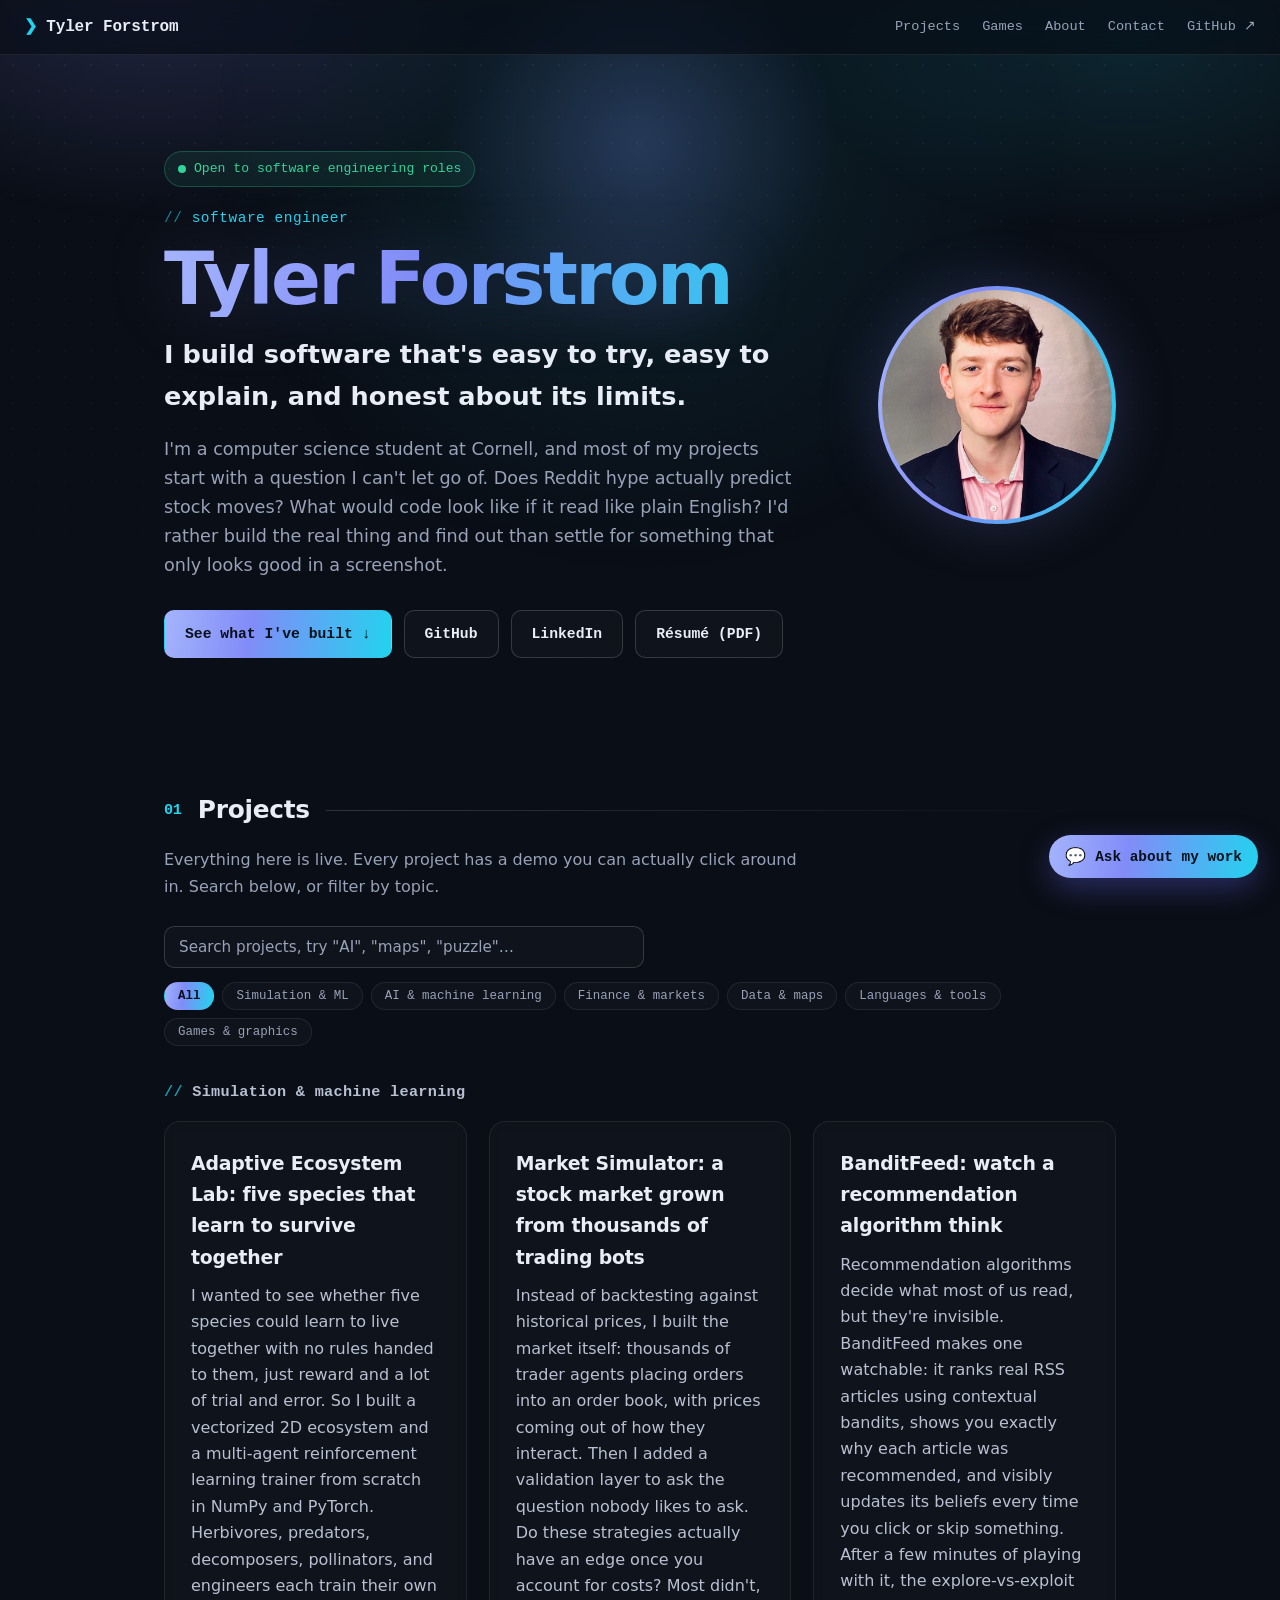
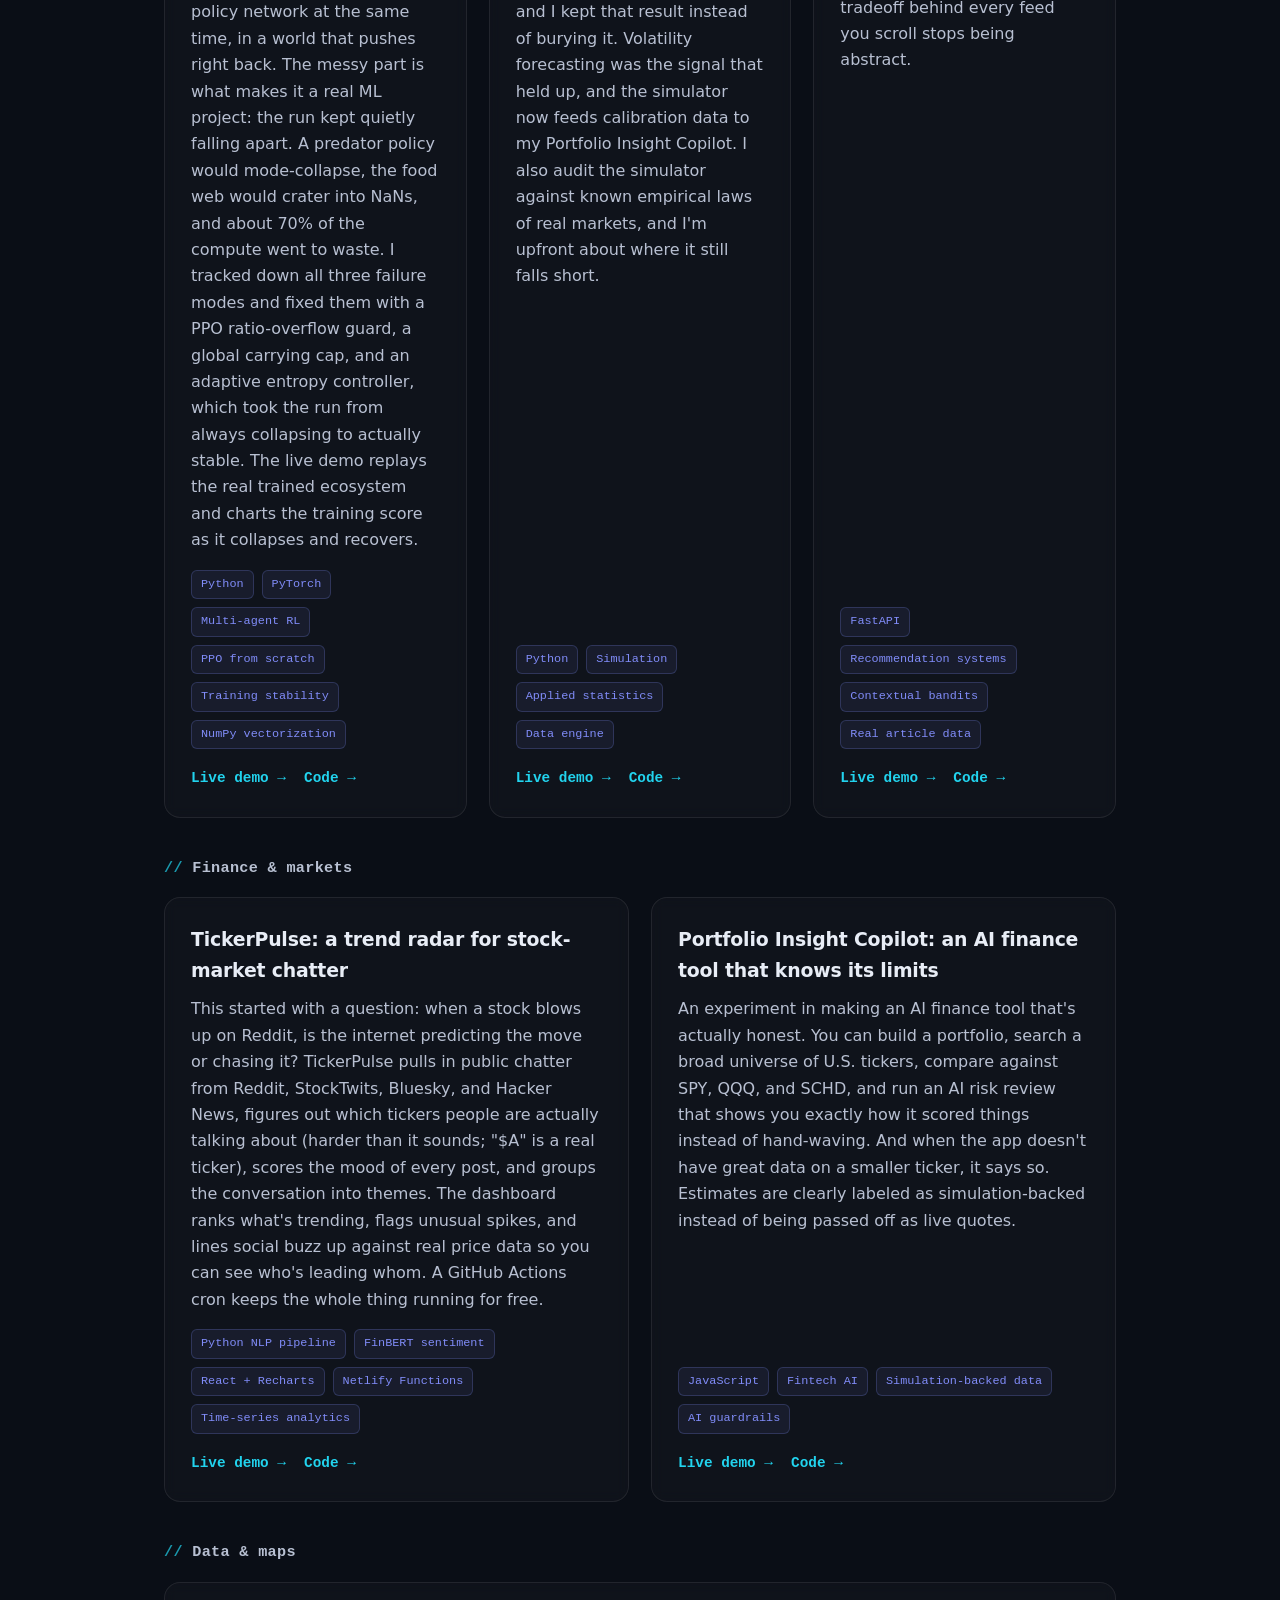
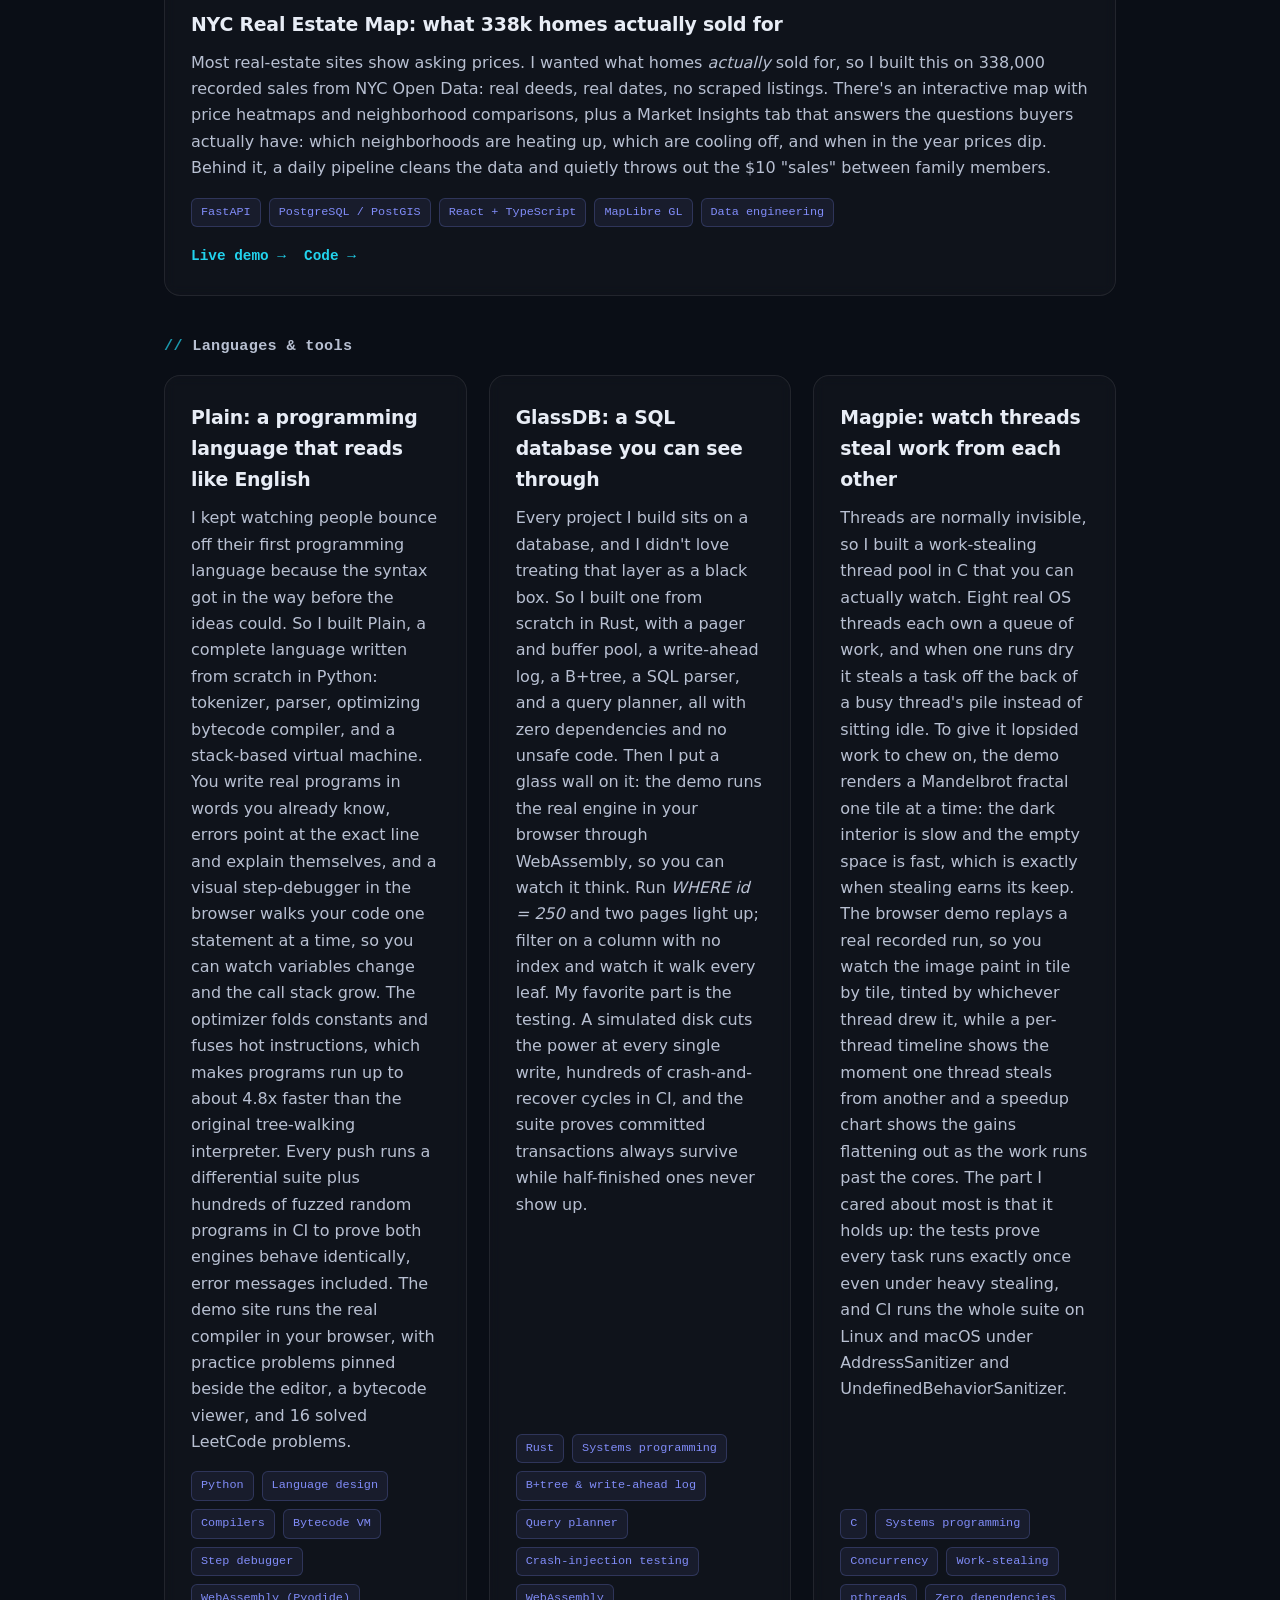
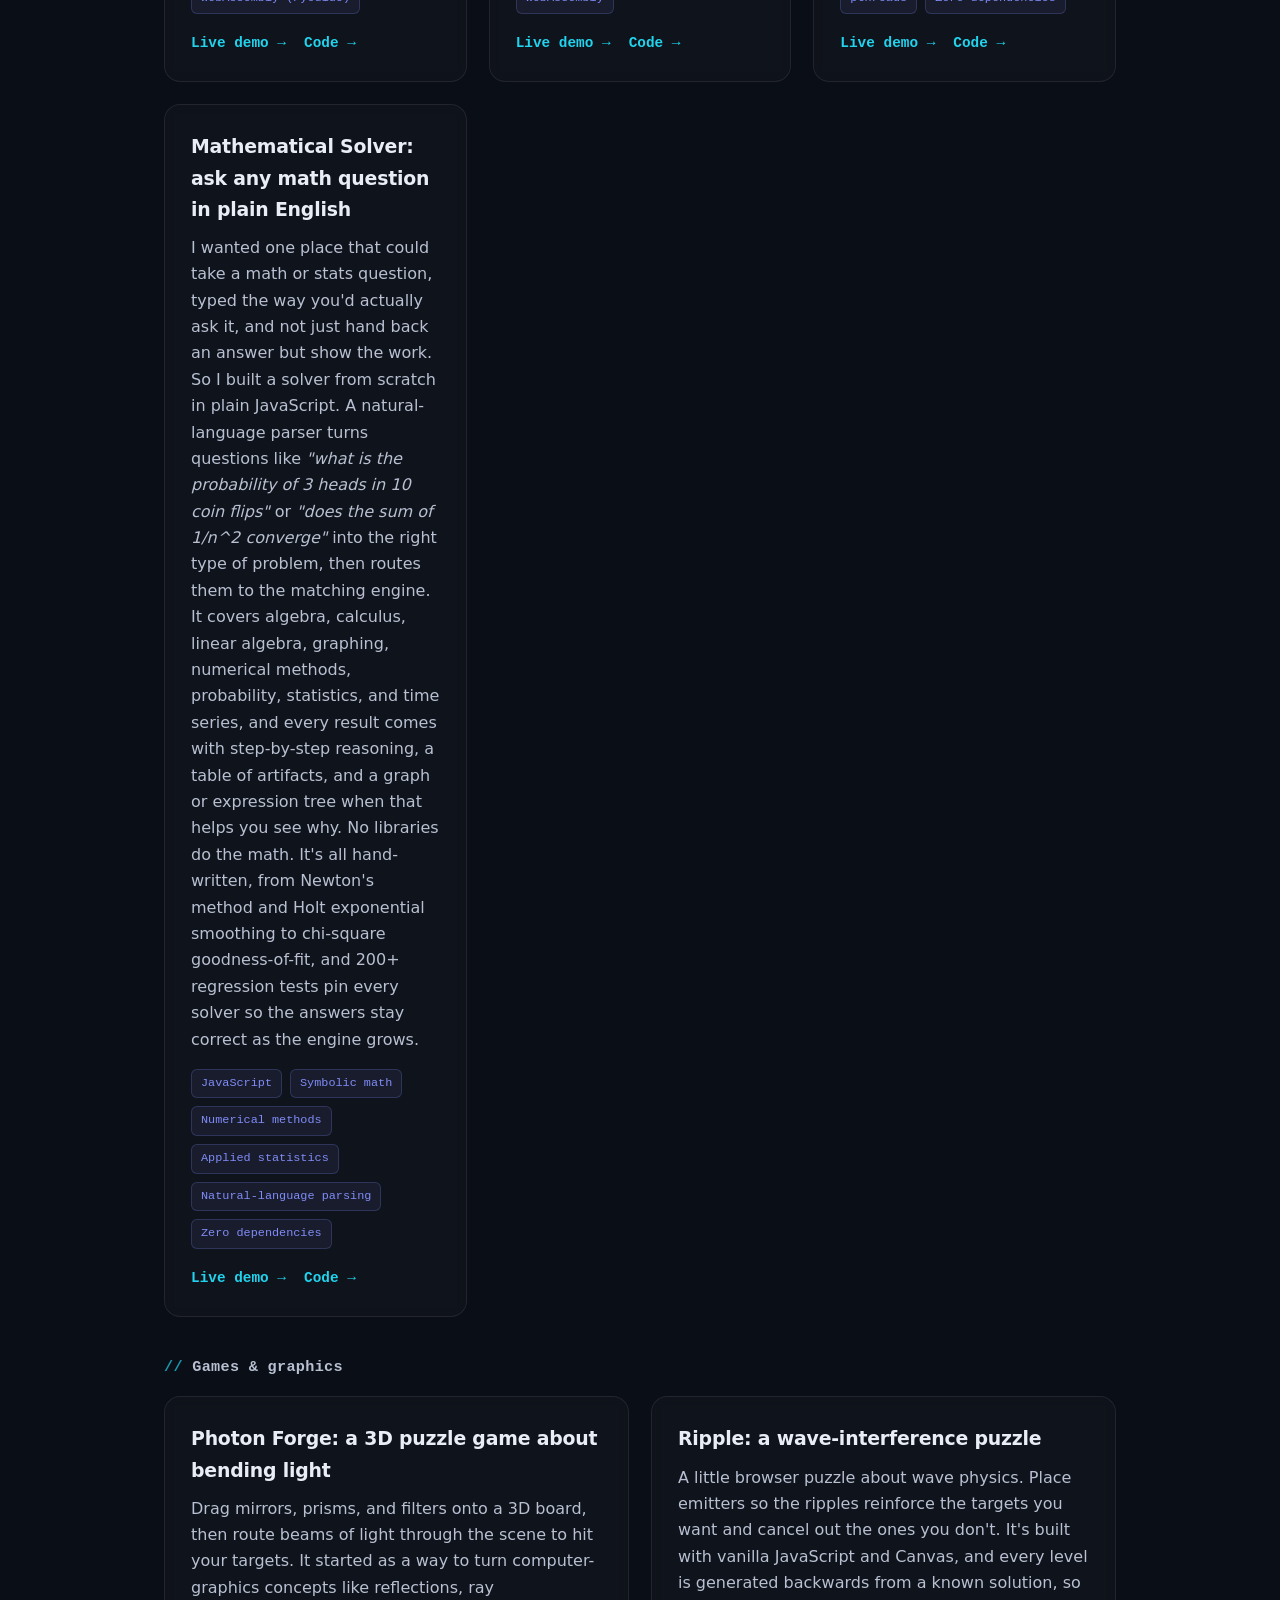
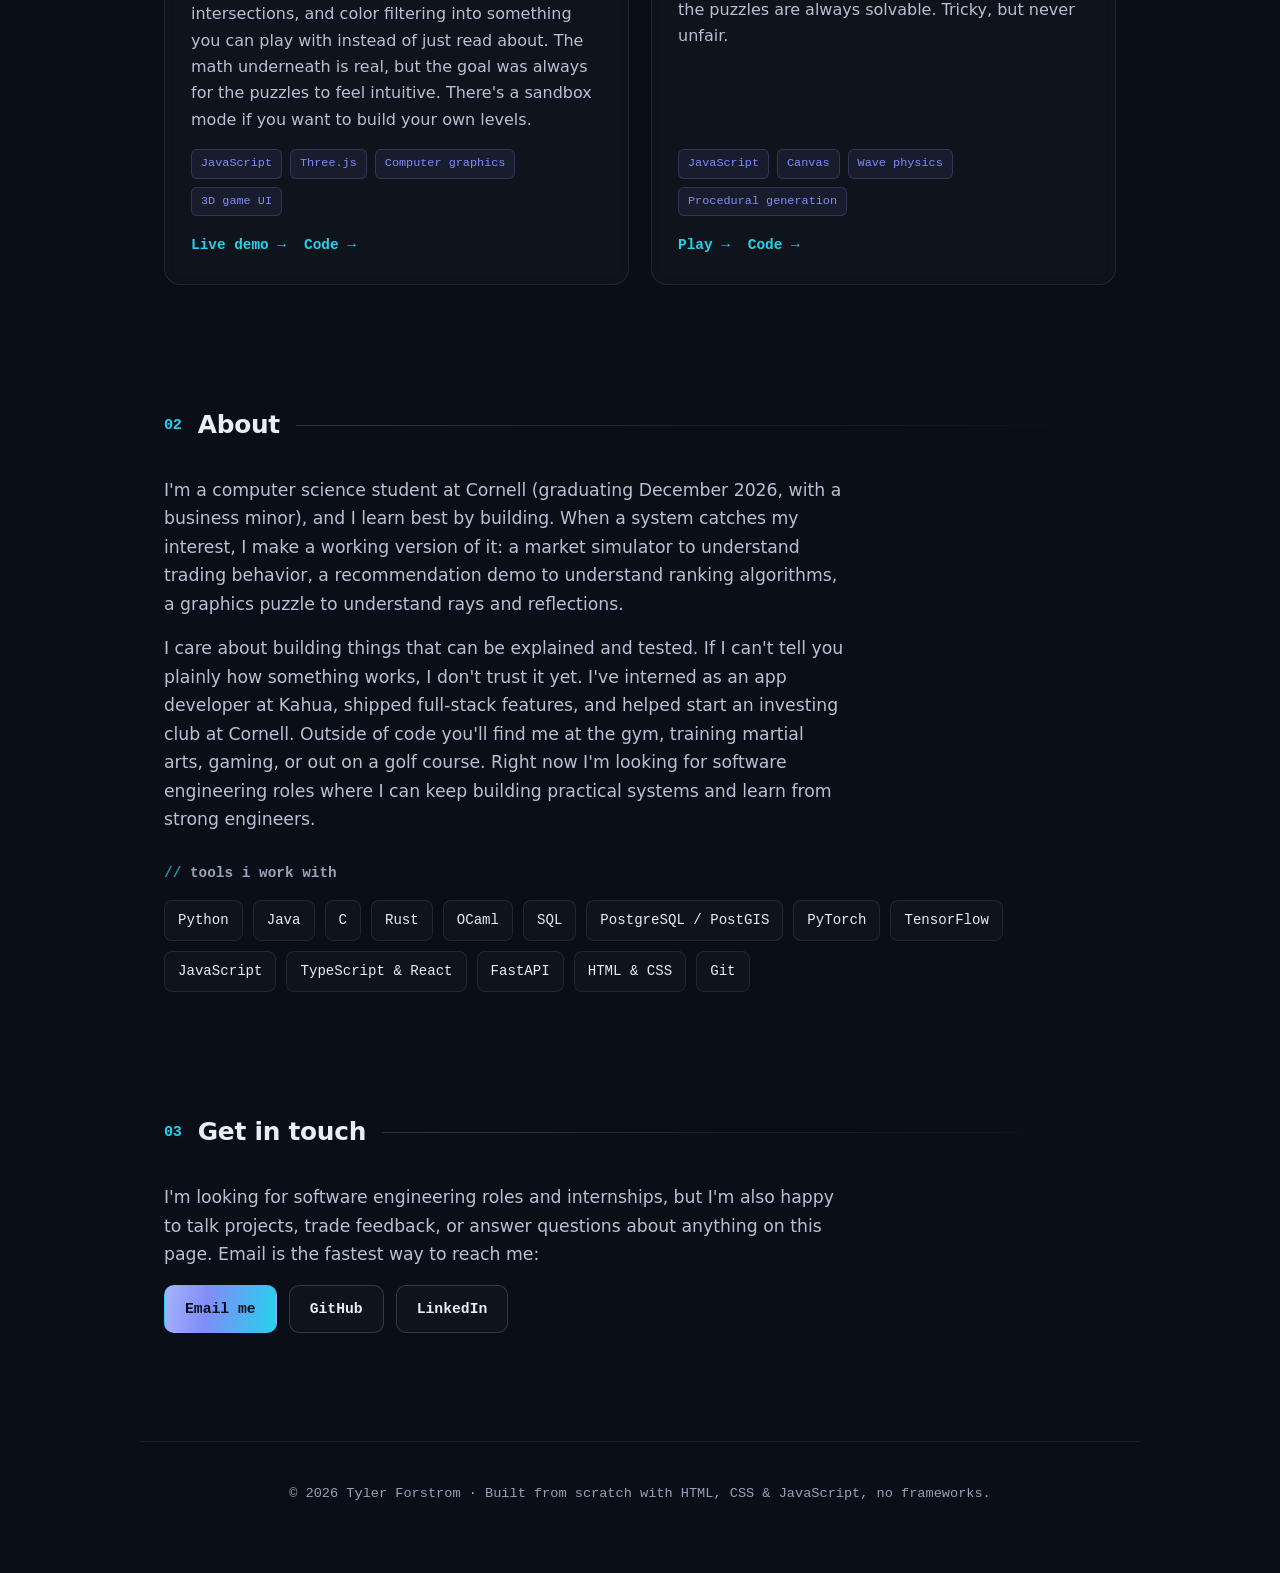
<file: index.html>
<!doctype html>
<html lang="en">
  <head>
    <meta charset="utf-8" />
    <meta name="viewport" content="width=device-width, initial-scale=1" />
    <meta name="color-scheme" content="dark" />
    <meta name="theme-color" content="#0a0e16" />
    <title>Tyler Forstrom | Software Engineer</title>
    <meta
      name="description"
      content="Tyler Forstrom, software engineer and Cornell CS student. AI, data, market simulation, graphics, and web projects, all with live demos you can try."
    />
    <!-- Nice link previews when you share the URL (LinkedIn, texts, etc.) -->
    <meta property="og:type" content="website" />
    <meta property="og:title" content="Tyler Forstrom | Software Engineer" />
    <meta
      property="og:description"
      content="Software engineering projects in AI, data platforms, simulation, graphics, and web development, all with live demos."
    />
    <link rel="icon" href="favicon.svg" type="image/svg+xml" />
    <link rel="stylesheet" href="styles.css" />
  </head>
  <body>
    <a id="top"></a>
    <div class="cursor-glow" aria-hidden="true"></div>

    <header class="nav">
      <a class="nav-name" href="#top">Tyler Forstrom</a>
      <nav class="nav-links" aria-label="Primary">
        <a href="#work">Projects</a>
        <a href="#games">Games</a>
        <a href="#about">About</a>
        <a href="#contact">Contact</a>
        <a href="https://github.com/TylerJForstrom" target="_blank" rel="noopener">
          GitHub ↗
        </a>
      </nav>
    </header>

    <main>
      <!-- HERO -->
      <section class="hero">
        <div class="hero-text">
          <p class="status"><span class="status-dot"></span> Open to software engineering roles</p>
          <p class="eyebrow">Software Engineer</p>
          <h1>Tyler Forstrom</h1>
          <p class="tagline">
            I build software that's easy to try, easy to explain, and honest
            about its limits.
          </p>
          <p class="intro">
            I'm a computer science student at Cornell, and most of my projects
            start with a question I can't let go of. Does Reddit hype actually
            predict stock moves? What would code look like if it read like plain
            English? I'd rather build the real thing and find out than settle
            for something that only looks good in a screenshot.
          </p>
          <div class="cta-row">
            <a class="btn" href="#work">See what I've built ↓</a>
            <a
              class="btn btn-ghost"
              href="https://github.com/TylerJForstrom"
              target="_blank"
              rel="noopener"
              >GitHub</a
            >
            <a
              class="btn btn-ghost"
              href="https://www.linkedin.com/in/tyler-forstrom-b78730226/"
              target="_blank"
              rel="noopener"
              >LinkedIn</a
            >
            <a class="btn btn-ghost" href="resume.pdf" target="_blank" rel="noopener">Résumé (PDF)</a>
          </div>
        </div>

        <div class="hero-photo">
          <img
            src="tyler-forstrom.jpg"
            alt="Tyler Forstrom"
            width="240"
            height="240"
            decoding="async"
          />
        </div>
      </section>

      <!-- PROJECTS -->
      <section id="work" class="section">
        <h2 class="section-title">Projects</h2>
        <p class="section-note">
          Everything here is live. Every project has a demo you can actually
          click around in. Search below, or filter by topic.
        </p>

        <div class="filter-bar">
          <input
            id="project-search"
            class="project-search"
            type="search"
            placeholder="Search projects, try &quot;AI&quot;, &quot;maps&quot;, &quot;puzzle&quot;…"
            aria-label="Search projects"
            autocomplete="off"
          />
          <div class="filter-chips" role="group" aria-label="Filter projects by topic">
            <button type="button" class="filter-chip active" data-topic="all" aria-pressed="true">All</button>
            <button type="button" class="filter-chip" data-topic="simulation" aria-pressed="false">Simulation &amp; ML</button>
            <button type="button" class="filter-chip" data-topic="ai" aria-pressed="false">AI &amp; machine learning</button>
            <button type="button" class="filter-chip" data-topic="finance" aria-pressed="false">Finance &amp; markets</button>
            <button type="button" class="filter-chip" data-topic="data" aria-pressed="false">Data &amp; maps</button>
            <button type="button" class="filter-chip" data-topic="languages" aria-pressed="false">Languages &amp; tools</button>
            <button type="button" class="filter-chip" data-topic="games" aria-pressed="false">Games &amp; graphics</button>
          </div>
        </div>

        <!-- Simulation & machine learning -->
        <div class="project-group">
          <h3 class="group-title">Simulation &amp; machine learning</h3>
          <div class="work-grid">
            <!-- Adaptive Ecosystem Lab -->
            <article class="project reveal" data-topics="simulation ai">
              <h3>Adaptive Ecosystem Lab: five species that learn to survive together</h3>
              <p class="project-blurb">
                I wanted to see whether five species could learn to live together
                with no rules handed to them, just reward and a lot of trial and
                error. So I built a vectorized 2D ecosystem and a multi-agent
                reinforcement learning trainer from scratch in NumPy and PyTorch.
                Herbivores, predators, decomposers, pollinators, and engineers
                each train their own policy network at the same time, in a world
                that pushes right back. The messy part is what makes it a real ML
                project: the run kept quietly falling apart. A predator policy
                would mode-collapse, the food web would crater into NaNs, and
                about 70% of the compute went to waste. I tracked down all three
                failure modes and fixed them with a PPO ratio-overflow guard, a
                global carrying cap, and an adaptive entropy controller, which
                took the run from always collapsing to actually stable. The live
                demo replays the real trained ecosystem and charts the training
                score as it collapses and recovers.
              </p>
              <ul class="tags">
                <li>Python</li>
                <li>PyTorch</li>
                <li>Multi-agent RL</li>
                <li>PPO from scratch</li>
                <li>Training stability</li>
                <li>NumPy vectorization</li>
              </ul>
              <div class="project-links">
                <a href="https://adaptive-ecosystem.netlify.app" target="_blank" rel="noopener">Live demo →</a>
                <a href="https://github.com/TylerJForstrom/EvolutionSim" target="_blank" rel="noopener">Code →</a>
              </div>
            </article>

            <!-- Agent-based market simulator -->
            <article class="project reveal" data-topics="simulation finance data">
              <h3>Market Simulator: a stock market grown from thousands of trading bots</h3>
              <p class="project-blurb">
                Instead of backtesting against historical prices, I built the
                market itself: thousands of trader agents placing orders into an
                order book, with prices coming out of how they interact. Then I
                added a validation layer to ask the question nobody likes to ask.
                Do these strategies actually have an edge once you account for
                costs? Most didn't, and I kept that result instead of burying it.
                Volatility forecasting was the signal that held up, and the
                simulator now feeds calibration data to my Portfolio Insight
                Copilot. I also audit the simulator against known empirical laws
                of real markets, and I'm upfront about where it still falls short.
              </p>
              <ul class="tags">
                <li>Python</li>
                <li>Simulation</li>
                <li>Applied statistics</li>
                <li>Data engine</li>
              </ul>
              <div class="project-links">
                <a href="https://stockmarketsimtyler.netlify.app" target="_blank" rel="noopener">Live demo →</a>
                <a href="https://github.com/TylerJForstrom/Stock-Market-Sim" target="_blank" rel="noopener">Code →</a>
              </div>
            </article>

            <!-- BanditFeed -->
            <article class="project reveal" data-topics="simulation ai data">
              <h3>BanditFeed: watch a recommendation algorithm think</h3>
              <p class="project-blurb">
                Recommendation algorithms decide what most of us read, but
                they're invisible. BanditFeed makes one watchable: it ranks real
                RSS articles using contextual bandits, shows you exactly why each
                article was recommended, and visibly updates its beliefs every
                time you click or skip something. After a few minutes of playing
                with it, the explore-vs-exploit tradeoff behind every feed you
                scroll stops being abstract.
              </p>
              <ul class="tags">
                <li>FastAPI</li>
                <li>Recommendation systems</li>
                <li>Contextual bandits</li>
                <li>Real article data</li>
              </ul>
              <div class="project-links">
                <a href="https://banditfeed.netlify.app" target="_blank" rel="noopener">Live demo &rarr;</a>
                <a href="https://github.com/TylerJForstrom/BanditFeed" target="_blank" rel="noopener">Code &rarr;</a>
              </div>
            </article>
          </div>
        </div>

        <!-- Finance & markets -->
        <div class="project-group">
          <h3 class="group-title">Finance &amp; markets</h3>
          <div class="work-grid">
            <!-- TickerPulse -->
            <article class="project reveal" data-topics="ai finance data">
              <h3>TickerPulse: a trend radar for stock-market chatter</h3>
              <p class="project-blurb">
                This started with a question: when a stock blows up on Reddit, is
                the internet predicting the move or chasing it? TickerPulse pulls
                in public chatter from Reddit, StockTwits, Bluesky, and Hacker
                News, figures out which tickers people are actually talking about
                (harder than it sounds; "$A" is a real ticker), scores the mood
                of every post, and groups the conversation into themes. The
                dashboard ranks what's trending, flags unusual spikes, and lines
                social buzz up against real price data so you can see who's
                leading whom. A GitHub Actions cron keeps the whole thing running
                for free.
              </p>
              <ul class="tags">
                <li>Python NLP pipeline</li>
                <li>FinBERT sentiment</li>
                <li>React + Recharts</li>
                <li>Netlify Functions</li>
                <li>Time-series analytics</li>
              </ul>
              <div class="project-links">
                <a href="https://tickerpulse-demo.netlify.app" target="_blank" rel="noopener">Live demo →</a>
                <a href="https://github.com/TylerJForstrom/TickerPulse" target="_blank" rel="noopener">Code →</a>
              </div>
            </article>

            <!-- Portfolio Insight Copilot -->
            <article class="project reveal" data-topics="ai finance">
              <h3>Portfolio Insight Copilot: an AI finance tool that knows its limits</h3>
              <p class="project-blurb">
                An experiment in making an AI finance tool that's actually honest.
                You can build a portfolio, search a broad universe of U.S.
                tickers, compare against SPY, QQQ, and SCHD, and run an AI risk
                review that shows you exactly how it scored things instead of
                hand-waving. And when the app doesn't have great data on a
                smaller ticker, it says so. Estimates are clearly labeled as
                simulation-backed instead of being passed off as live quotes.
              </p>
              <ul class="tags">
                <li>JavaScript</li>
                <li>Fintech AI</li>
                <li>Simulation-backed data</li>
                <li>AI guardrails</li>
              </ul>
              <div class="project-links">
                <a href="https://portfolio-insight-tyler.netlify.app" target="_blank" rel="noopener">Live demo →</a>
                <a href="https://github.com/TylerJForstrom/Portfolio-Insight-Copilot" target="_blank" rel="noopener">Code →</a>
              </div>
            </article>
          </div>
        </div>

        <!-- Data & maps -->
        <div class="project-group">
          <h3 class="group-title">Data &amp; maps</h3>
          <div class="work-grid">
            <!-- NYC Real Estate Map -->
            <article class="project reveal" data-topics="data">
              <h3>NYC Real Estate Map: what 338k homes actually sold for</h3>
              <p class="project-blurb">
                Most real-estate sites show asking prices. I wanted what homes
                <em>actually</em> sold for, so I built this on 338,000 recorded
                sales from NYC Open Data: real deeds, real dates, no scraped
                listings. There's an interactive map with price heatmaps and
                neighborhood comparisons, plus a Market Insights tab that answers
                the questions buyers actually have: which neighborhoods are
                heating up, which are cooling off, and when in the year prices
                dip. Behind it, a daily pipeline cleans the data and quietly
                throws out the $10 "sales" between family members.
              </p>
              <ul class="tags">
                <li>FastAPI</li>
                <li>PostgreSQL / PostGIS</li>
                <li>React + TypeScript</li>
                <li>MapLibre GL</li>
                <li>Data engineering</li>
              </ul>
              <div class="project-links">
                <a href="https://nycrealestatemap.netlify.app" target="_blank" rel="noopener">Live demo →</a>
                <a href="https://github.com/TylerJForstrom/NYCRealEstateMap" target="_blank" rel="noopener">Code →</a>
              </div>
            </article>
          </div>
        </div>

        <!-- Languages & tools -->
        <div class="project-group">
          <h3 class="group-title">Languages &amp; tools</h3>
          <div class="work-grid">
            <!-- Plain programming language -->
            <article class="project reveal" data-topics="languages">
              <h3>Plain: a programming language that reads like English</h3>
              <p class="project-blurb">
                I kept watching people bounce off their first programming
                language because the syntax got in the way before the ideas
                could. So I built Plain, a complete language written from
                scratch in Python: tokenizer, parser, optimizing bytecode
                compiler, and a stack-based virtual machine. You write real
                programs in words you already know, errors point at the exact
                line and explain themselves, and a visual step-debugger in the
                browser walks your code one statement at a time, so you can
                watch variables change and the call stack grow. The optimizer
                folds constants and fuses hot instructions, which makes programs
                run up to about 4.8x faster than the original tree-walking
                interpreter. Every push runs a differential suite plus hundreds
                of fuzzed random programs in CI to prove both engines behave
                identically, error messages included. The demo site runs the
                real compiler in your browser, with practice problems pinned
                beside the editor, a bytecode viewer, and 16 solved LeetCode
                problems.
              </p>
              <ul class="tags">
                <li>Python</li>
                <li>Language design</li>
                <li>Compilers</li>
                <li>Bytecode VM</li>
                <li>Step debugger</li>
                <li>WebAssembly (Pyodide)</li>
              </ul>
              <div class="project-links">
                <a href="https://plaincodinglanguage.netlify.app" target="_blank" rel="noopener">Live demo →</a>
                <a href="https://github.com/TylerJForstrom/Plain" target="_blank" rel="noopener">Code →</a>
              </div>
            </article>

            <!-- GlassDB -->
            <article class="project reveal" data-topics="languages">
              <h3>GlassDB: a SQL database you can see through</h3>
              <p class="project-blurb">
                Every project I build sits on a database, and I didn't love
                treating that layer as a black box. So I built one from scratch
                in Rust, with a pager and buffer pool, a write-ahead log, a
                B+tree, a SQL parser, and a query planner, all with zero
                dependencies and no unsafe code. Then I put a glass wall on
                it: the demo runs the real engine in your browser through
                WebAssembly, so you can watch it think. Run
                <em>WHERE id = 250</em> and two pages light up; filter on a
                column with no index and watch it walk every leaf. My favorite
                part is the testing. A simulated disk cuts the power at every
                single write, hundreds of crash-and-recover cycles in CI, and
                the suite proves committed transactions always survive while
                half-finished ones never show up.
              </p>
              <ul class="tags">
                <li>Rust</li>
                <li>Systems programming</li>
                <li>B+tree &amp; write-ahead log</li>
                <li>Query planner</li>
                <li>Crash-injection testing</li>
                <li>WebAssembly</li>
              </ul>
              <div class="project-links">
                <a href="https://glassdb.netlify.app" target="_blank" rel="noopener">Live demo →</a>
                <a href="https://github.com/TylerJForstrom/Storage" target="_blank" rel="noopener">Code →</a>
              </div>
            </article>

            <!-- Magpie -->
            <article class="project reveal" data-topics="languages">
              <h3>Magpie: watch threads steal work from each other</h3>
              <p class="project-blurb">
                Threads are normally invisible, so I built a work-stealing thread
                pool in C that you can actually watch. Eight real OS threads each
                own a queue of work, and when one runs dry it steals a task off
                the back of a busy thread's pile instead of sitting idle. To give
                it lopsided work to chew on, the demo renders a Mandelbrot fractal
                one tile at a time: the dark interior is slow and the empty space
                is fast, which is exactly when stealing earns its keep. The
                browser demo replays a real recorded run, so you watch the image
                paint in tile by tile, tinted by whichever thread drew it, while a
                per-thread timeline shows the moment one thread steals from
                another and a speedup chart shows the gains flattening out as the
                work runs past the cores. The part I cared about most is that it
                holds up: the tests prove every task runs exactly once even under
                heavy stealing, and CI runs the whole suite on Linux and macOS
                under AddressSanitizer and UndefinedBehaviorSanitizer.
              </p>
              <ul class="tags">
                <li>C</li>
                <li>Systems programming</li>
                <li>Concurrency</li>
                <li>Work-stealing</li>
                <li>pthreads</li>
                <li>Zero dependencies</li>
              </ul>
              <div class="project-links">
                <a href="https://magpieproject.netlify.app" target="_blank" rel="noopener">Live demo →</a>
                <a href="https://github.com/TylerJForstrom/Magpie" target="_blank" rel="noopener">Code →</a>
              </div>
            </article>

            <!-- Mathematical Solver -->
            <article class="project reveal" data-topics="languages data">
              <h3>Mathematical Solver: ask any math question in plain English</h3>
              <p class="project-blurb">
                I wanted one place that could take a math or stats question,
                typed the way you'd actually ask it, and not just hand back an
                answer but show the work. So I built a solver from scratch in
                plain JavaScript. A natural-language parser turns questions like
                <em>"what is the probability of 3 heads in 10 coin flips"</em> or
                <em>"does the sum of 1/n^2 converge"</em> into the right type of
                problem, then routes them to the matching engine. It covers
                algebra, calculus, linear algebra, graphing, numerical methods,
                probability, statistics, and time series, and every result comes
                with step-by-step reasoning, a table of artifacts, and a graph or
                expression tree when that helps you see why. No libraries do the
                math. It's all hand-written, from Newton's method and Holt
                exponential smoothing to chi-square goodness-of-fit, and 200+
                regression tests pin every solver so the answers stay correct as
                the engine grows.
              </p>
              <ul class="tags">
                <li>JavaScript</li>
                <li>Symbolic math</li>
                <li>Numerical methods</li>
                <li>Applied statistics</li>
                <li>Natural-language parsing</li>
                <li>Zero dependencies</li>
              </ul>
              <div class="project-links">
                <a href="https://mathematical-solver.netlify.app" target="_blank" rel="noopener">Live demo →</a>
                <a href="https://github.com/TylerJForstrom/Mathematical_Solver" target="_blank" rel="noopener">Code →</a>
              </div>
            </article>
          </div>
        </div>

        <!-- Games & graphics -->
        <div class="project-group" id="games">
          <h3 class="group-title">Games &amp; graphics</h3>
          <div class="work-grid">
            <!-- Photon Forge -->
            <article class="project reveal" data-topics="games">
              <h3>Photon Forge: a 3D puzzle game about bending light</h3>
              <p class="project-blurb">
                Drag mirrors, prisms, and filters onto a 3D board, then route
                beams of light through the scene to hit your targets. It started
                as a way to turn computer-graphics concepts like reflections, ray
                intersections, and color filtering into something you can play
                with instead of just read about. The math underneath is real, but the
                goal was always for the puzzles to feel intuitive. There's a
                sandbox mode if you want to build your own levels.
              </p>
              <ul class="tags">
                <li>JavaScript</li>
                <li>Three.js</li>
                <li>Computer graphics</li>
                <li>3D game UI</li>
              </ul>
              <div class="project-links">
                <a href="https://photonforge.netlify.app" target="_blank" rel="noopener">Live demo &rarr;</a>
                <a href="https://github.com/TylerJForstrom/Photon-Forge" target="_blank" rel="noopener">Code &rarr;</a>
              </div>
            </article>

            <!-- Ripple -->
            <article class="project reveal" data-topics="games">
              <h3>Ripple: a wave-interference puzzle</h3>
              <p class="project-blurb">
                A little browser puzzle about wave physics. Place emitters so the
                ripples reinforce the targets you want and cancel out the ones
                you don't. It's built with vanilla JavaScript and Canvas, and
                every level is generated backwards from a known solution, so the
                puzzles are always solvable. Tricky, but never unfair.
              </p>
              <ul class="tags">
                <li>JavaScript</li>
                <li>Canvas</li>
                <li>Wave physics</li>
                <li>Procedural generation</li>
              </ul>
              <div class="project-links">
                <a href="https://ripple-tyler.netlify.app" target="_blank" rel="noopener">Play →</a>
                <a href="https://github.com/TylerJForstrom/Ripple" target="_blank" rel="noopener">Code →</a>
              </div>
            </article>
          </div>
        </div>

        <p id="filter-empty" class="filter-empty" hidden>
          Nothing matches that. Try a different word, or
          <button type="button" id="filter-clear" class="filter-clear">show everything</button>.
        </p>
      </section>

      <!-- ABOUT -->
      <section id="about" class="section">
        <h2 class="section-title">About</h2>
        <p class="about-text">
          I'm a computer science student at Cornell (graduating December 2026,
          with a business minor), and I learn best by building. When a system
          catches my interest, I make a working version of it: a market simulator
          to understand trading behavior, a recommendation demo to understand
          ranking algorithms, a graphics puzzle to understand rays and
          reflections.
        </p>
        <p class="about-text">
          I care about building things that can be explained and tested. If I
          can't tell you plainly how something works, I don't trust it yet. I've
          interned as an app developer at Kahua, shipped full-stack features, and
          helped start an investing club at Cornell. Outside of code you'll find
          me at the gym, training martial arts, gaming, or out on a golf course.
          Right now I'm looking for software engineering roles where I can keep
          building practical systems and learn from strong engineers.
        </p>
        <h3 class="skills-title">Tools I work with</h3>
        <ul class="skills">
          <li>Python</li>
          <li>Java</li>
          <li>C</li>
          <li>Rust</li>
          <li>OCaml</li>
          <li>SQL</li>
          <li>PostgreSQL / PostGIS</li>
          <li>PyTorch</li>
          <li>TensorFlow</li>
          <li>JavaScript</li>
          <li>TypeScript &amp; React</li>
          <li>FastAPI</li>
          <li>HTML &amp; CSS</li>
          <li>Git</li>
        </ul>
      </section>

      <!-- CONTACT -->
      <section id="contact" class="section">
        <h2 class="section-title">Get in touch</h2>
        <p class="about-text">
          I'm looking for software engineering roles and internships, but I'm
          also happy to talk projects, trade feedback, or answer questions about
          anything on this page. Email is the fastest way to reach me:
        </p>
        <div class="cta-row">
          <a class="btn" href="mailto:tylerjamesforstrom@gmail.com">Email me</a>
          <a
            class="btn btn-ghost"
            href="https://github.com/TylerJForstrom"
            target="_blank"
            rel="noopener"
            >GitHub</a
          >
          <a
            class="btn btn-ghost"
            href="https://www.linkedin.com/in/tyler-forstrom-b78730226/"
            target="_blank"
            rel="noopener"
            >LinkedIn</a
          >
        </div>
      </section>
    </main>

    <footer class="footer">
      <p>
        © <span id="year">2026</span> Tyler Forstrom · Built from scratch with
        HTML, CSS &amp; JavaScript, no frameworks.
      </p>
    </footer>

    <!-- Ask-about-my-projects chatbot -->
    <button
      id="chat-toggle"
      class="chat-toggle"
      aria-label="Ask about Tyler's projects"
      aria-expanded="false"
    >
      <span class="chat-toggle-icon" aria-hidden="true">💬</span>
      <span class="chat-toggle-label">Ask about my work</span>
    </button>
    <section
      id="chat-panel"
      class="chat-panel"
      role="dialog"
      aria-label="Ask about Tyler's projects"
      aria-hidden="true"
    >
      <header class="chat-head">
        <div>
          <strong>Ask about my work</strong>
          <span class="chat-sub">Grounded · no made-up info</span>
        </div>
        <button id="chat-close" class="chat-close" aria-label="Close chat">✕</button>
      </header>
      <div id="chat-log" class="chat-log" aria-live="polite"></div>
      <div id="chat-chips" class="chat-chips"></div>
      <form id="chat-form" class="chat-form">
        <input
          id="chat-input"
          class="chat-input"
          type="text"
          autocomplete="off"
          placeholder="Ask about a project, my skills, contact…"
          aria-label="Type your question"
        />
        <button type="submit" class="chat-send" aria-label="Send">→</button>
      </form>
    </section>

    <script src="script.js" defer></script>
    <script src="chatbot.js" defer></script>
  </body>
</html>
</file>
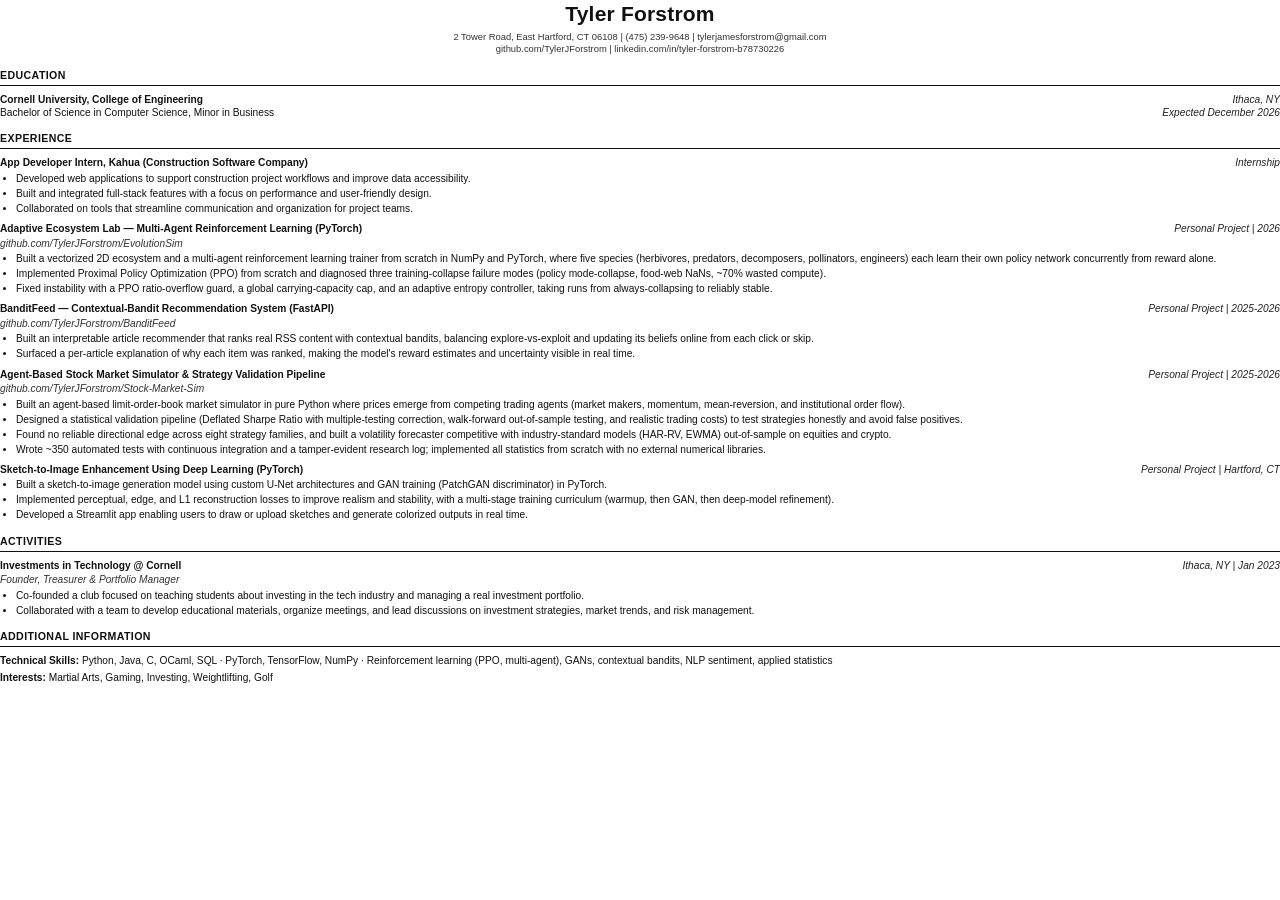
<file: resume.html>
<!doctype html>
<html lang="en">
  <head>
    <meta charset="utf-8" />
    <title>Tyler Forstrom — Résumé</title>
    <style>
      @page {
        size: letter;
        margin: 0.5in 0.6in;
      }
      * {
        box-sizing: border-box;
      }
      html,
      body {
        margin: 0;
        padding: 0;
      }
      body {
        font-family: Arial, Helvetica, "Liberation Sans", sans-serif;
        color: #111;
        font-size: 10.2px;
        line-height: 1.32;
      }
      .name {
        text-align: center;
        font-size: 21px;
        font-weight: 700;
        letter-spacing: 0.2px;
        margin: 0 0 3px;
      }
      .contact {
        text-align: center;
        font-size: 9.4px;
        color: #333;
        margin: 0;
      }
      .contact a {
        color: #333;
        text-decoration: none;
      }
      .section {
        font-weight: 700;
        font-size: 10.6px;
        letter-spacing: 0.4px;
        margin: 13px 0 0;
        padding-bottom: 2px;
        border-bottom: 1px solid #111;
      }
      .entry {
        margin-top: 7px;
      }
      .row {
        display: flex;
        justify-content: space-between;
        align-items: baseline;
        gap: 12px;
      }
      .row .title {
        font-weight: 700;
      }
      .row .meta {
        font-style: italic;
        white-space: nowrap;
        color: #222;
      }
      .subline {
        font-style: italic;
        color: #333;
        margin: 1px 0 0;
      }
      .subline a {
        color: #333;
        text-decoration: none;
      }
      ul {
        margin: 2px 0 0;
        padding-left: 16px;
      }
      li {
        margin: 1.5px 0;
      }
      .info p {
        margin: 3px 0 0;
      }
    </style>
  </head>
  <body>
    <h1 class="name">Tyler Forstrom</h1>
    <p class="contact">
      2 Tower Road, East Hartford, CT 06108 | (475) 239-9648 | tylerjamesforstrom@gmail.com
    </p>
    <p class="contact">
      github.com/TylerJForstrom | linkedin.com/in/tyler-forstrom-b78730226
    </p>

    <div class="section">EDUCATION</div>
    <div class="entry">
      <div class="row">
        <span class="title">Cornell University, College of Engineering</span>
        <span class="meta">Ithaca, NY</span>
      </div>
      <div class="row">
        <span>Bachelor of Science in Computer Science, Minor in Business</span>
        <span class="meta">Expected December 2026</span>
      </div>
    </div>

    <div class="section">EXPERIENCE</div>

    <div class="entry">
      <div class="row">
        <span class="title">App Developer Intern, Kahua (Construction Software Company)</span>
        <span class="meta">Internship</span>
      </div>
      <ul>
        <li>Developed web applications to support construction project workflows and improve data accessibility.</li>
        <li>Built and integrated full-stack features with a focus on performance and user-friendly design.</li>
        <li>Collaborated on tools that streamline communication and organization for project teams.</li>
      </ul>
    </div>

    <div class="entry">
      <div class="row">
        <span class="title">Adaptive Ecosystem Lab — Multi-Agent Reinforcement Learning (PyTorch)</span>
        <span class="meta">Personal Project | 2026</span>
      </div>
      <div class="subline">github.com/TylerJForstrom/EvolutionSim</div>
      <ul>
        <li>Built a vectorized 2D ecosystem and a multi-agent reinforcement learning trainer from scratch in NumPy and PyTorch, where five species (herbivores, predators, decomposers, pollinators, engineers) each learn their own policy network concurrently from reward alone.</li>
        <li>Implemented Proximal Policy Optimization (PPO) from scratch and diagnosed three training-collapse failure modes (policy mode-collapse, food-web NaNs, ~70% wasted compute).</li>
        <li>Fixed instability with a PPO ratio-overflow guard, a global carrying-capacity cap, and an adaptive entropy controller, taking runs from always-collapsing to reliably stable.</li>
      </ul>
    </div>

    <div class="entry">
      <div class="row">
        <span class="title">BanditFeed — Contextual-Bandit Recommendation System (FastAPI)</span>
        <span class="meta">Personal Project | 2025-2026</span>
      </div>
      <div class="subline">github.com/TylerJForstrom/BanditFeed</div>
      <ul>
        <li>Built an interpretable article recommender that ranks real RSS content with contextual bandits, balancing explore-vs-exploit and updating its beliefs online from each click or skip.</li>
        <li>Surfaced a per-article explanation of why each item was ranked, making the model's reward estimates and uncertainty visible in real time.</li>
      </ul>
    </div>

    <div class="entry">
      <div class="row">
        <span class="title">Agent-Based Stock Market Simulator &amp; Strategy Validation Pipeline</span>
        <span class="meta">Personal Project | 2025-2026</span>
      </div>
      <div class="subline">github.com/TylerJForstrom/Stock-Market-Sim</div>
      <ul>
        <li>Built an agent-based limit-order-book market simulator in pure Python where prices emerge from competing trading agents (market makers, momentum, mean-reversion, and institutional order flow).</li>
        <li>Designed a statistical validation pipeline (Deflated Sharpe Ratio with multiple-testing correction, walk-forward out-of-sample testing, and realistic trading costs) to test strategies honestly and avoid false positives.</li>
        <li>Found no reliable directional edge across eight strategy families, and built a volatility forecaster competitive with industry-standard models (HAR-RV, EWMA) out-of-sample on equities and crypto.</li>
        <li>Wrote ~350 automated tests with continuous integration and a tamper-evident research log; implemented all statistics from scratch with no external numerical libraries.</li>
      </ul>
    </div>

    <div class="entry">
      <div class="row">
        <span class="title">Sketch-to-Image Enhancement Using Deep Learning (PyTorch)</span>
        <span class="meta">Personal Project | Hartford, CT</span>
      </div>
      <ul>
        <li>Built a sketch-to-image generation model using custom U-Net architectures and GAN training (PatchGAN discriminator) in PyTorch.</li>
        <li>Implemented perceptual, edge, and L1 reconstruction losses to improve realism and stability, with a multi-stage training curriculum (warmup, then GAN, then deep-model refinement).</li>
        <li>Developed a Streamlit app enabling users to draw or upload sketches and generate colorized outputs in real time.</li>
      </ul>
    </div>

    <div class="section">ACTIVITIES</div>
    <div class="entry">
      <div class="row">
        <span class="title">Investments in Technology @ Cornell</span>
        <span class="meta">Ithaca, NY | Jan 2023</span>
      </div>
      <div class="subline">Founder, Treasurer &amp; Portfolio Manager</div>
      <ul>
        <li>Co-founded a club focused on teaching students about investing in the tech industry and managing a real investment portfolio.</li>
        <li>Collaborated with a team to develop educational materials, organize meetings, and lead discussions on investment strategies, market trends, and risk management.</li>
      </ul>
    </div>

    <div class="section">ADDITIONAL INFORMATION</div>
    <div class="entry info">
      <p>
        <strong>Technical Skills:</strong> Python, Java, C, OCaml, SQL · PyTorch, TensorFlow, NumPy · Reinforcement learning (PPO, multi-agent), GANs, contextual bandits, NLP sentiment, applied statistics
      </p>
      <p><strong>Interests:</strong> Martial Arts, Gaming, Investing, Weightlifting, Golf</p>
    </div>
  </body>
</html>
</file>
<file: styles.css>
/* Personal portfolio, "Engineered dark" theme.
   Dependency-free: no fonts, no frameworks. Dark, fast, accessible. */
:root {
  --bg: #0a0e16;
  --panel: rgba(255, 255, 255, 0.025);
  --panel-2: rgba(255, 255, 255, 0.045);
  --border: rgba(255, 255, 255, 0.08);
  --border-strong: rgba(255, 255, 255, 0.16);
  --ink: #e8edf6;
  --muted: #98a2b8;
  --soft: #b8c0d2;
  --accent: #818cf8; /* indigo */
  --accent-strong: #6366f1;
  --accent-2: #22d3ee; /* cyan */
  --good: #34d399;
  --grad: linear-gradient(100deg, #a5b4fc 0%, #818cf8 38%, #22d3ee 100%);
  --radius: 16px;
  --mono: ui-monospace, "SF Mono", "Cascadia Code", "JetBrains Mono", Menlo,
    Consolas, monospace;
  --max: 1000px;
}

* {
  box-sizing: border-box;
}

html {
  scroll-behavior: smooth;
}

body {
  margin: 0;
  font-family:
    system-ui, -apple-system, "Segoe UI", Roboto, Helvetica, Arial, sans-serif;
  color: var(--ink);
  background: var(--bg);
  line-height: 1.65;
  overflow-x: hidden;
}

/* faint animated dot-grid, fading out toward the bottom */
body::before {
  content: "";
  position: fixed;
  inset: 0;
  z-index: -2;
  background-image: radial-gradient(
    circle at center,
    rgba(255, 255, 255, 0.05) 1px,
    transparent 1.3px
  );
  background-size: 26px 26px;
  animation: gridDrift 28s linear infinite;
  -webkit-mask-image: linear-gradient(
    180deg,
    #000 0%,
    rgba(0, 0, 0, 0.18) 62%,
    transparent 100%
  );
  mask-image: linear-gradient(
    180deg,
    #000 0%,
    rgba(0, 0, 0, 0.18) 62%,
    transparent 100%
  );
}
@keyframes gridDrift {
  to {
    background-position: 26px 26px;
  }
}

/* ambient accent glow blobs */
body::after {
  content: "";
  position: fixed;
  inset: 0;
  z-index: -3;
  pointer-events: none;
  background:
    radial-gradient(
      42% 38% at 12% -2%,
      rgba(129, 140, 248, 0.2),
      transparent 70%
    ),
    radial-gradient(
      38% 32% at 88% 4%,
      rgba(34, 211, 238, 0.13),
      transparent 70%
    );
}

a {
  color: var(--accent-2);
}
::selection {
  background: rgba(129, 140, 248, 0.32);
  color: #fff;
}
:focus-visible {
  outline: 2px solid var(--accent-2);
  outline-offset: 3px;
  border-radius: 4px;
}

/* sticky nav */
.nav {
  position: sticky;
  top: 0;
  z-index: 10;
  display: flex;
  align-items: center;
  justify-content: space-between;
  gap: 16px;
  padding: 14px 24px;
  background: rgba(10, 14, 22, 0.72);
  backdrop-filter: saturate(160%) blur(12px);
  border-bottom: 1px solid var(--border);
}
.nav-name {
  font-family: var(--mono);
  font-weight: 700;
  text-decoration: none;
  color: var(--ink);
  letter-spacing: -0.01em;
}
.nav-name::before {
  content: "❯ ";
  color: var(--accent-2);
}
.nav-links {
  display: flex;
  gap: 22px;
  flex-wrap: wrap;
}
.nav-links a {
  font-family: var(--mono);
  text-decoration: none;
  color: var(--muted);
  font-size: 0.85rem;
}
.nav-links a:hover {
  color: var(--accent-2);
}

main {
  max-width: var(--max);
  margin: 0 auto;
  padding: 0 24px;
  counter-reset: sec;
}

/* hero */
.hero {
  position: relative;
  padding: 96px 0 72px;
  display: flex;
  align-items: center;
  justify-content: space-between;
  gap: 52px;
}
.hero-text {
  flex: 1 1 440px;
  min-width: 0;
}
.hero-photo {
  flex: 0 0 auto;
  align-self: center;
  padding: 4px;
  border-radius: 50%;
  background: var(--grad);
  box-shadow: 0 0 60px rgba(129, 140, 248, 0.22);
  transition:
    transform 0.3s ease,
    box-shadow 0.3s ease;
}
.hero-photo:hover {
  transform: translateY(-3px) scale(1.02);
  box-shadow: 0 0 80px rgba(34, 211, 238, 0.3);
}
.hero-photo img {
  display: block;
  width: 230px;
  height: 230px;
  border-radius: 50%;
  object-fit: cover;
  background: var(--bg);
}
/* glow that follows the pointer across the whole page */
.cursor-glow {
  position: fixed;
  inset: 0;
  z-index: -1;
  pointer-events: none;
  background:
    radial-gradient(
      280px 280px at var(--mx, 50%) var(--my, 16%),
      rgba(129, 140, 248, 0.22),
      transparent 70%
    ),
    radial-gradient(
      600px 600px at var(--mx, 50%) var(--my, 16%),
      rgba(34, 211, 238, 0.1),
      transparent 72%
    );
}
.status {
  display: inline-flex;
  align-items: center;
  gap: 8px;
  margin: 0 0 20px;
  padding: 6px 13px;
  font-family: var(--mono);
  font-size: 0.82rem;
  color: var(--good);
  background: rgba(52, 211, 153, 0.08);
  border: 1px solid rgba(52, 211, 153, 0.26);
  border-radius: 999px;
}
.status-dot {
  width: 8px;
  height: 8px;
  border-radius: 50%;
  background: var(--good);
  box-shadow: 0 0 0 0 rgba(52, 211, 153, 0.55);
  animation: pulse 2.2s infinite;
}
@keyframes pulse {
  0% {
    box-shadow: 0 0 0 0 rgba(52, 211, 153, 0.55);
  }
  70% {
    box-shadow: 0 0 0 9px rgba(52, 211, 153, 0);
  }
  100% {
    box-shadow: 0 0 0 0 rgba(52, 211, 153, 0);
  }
}
.eyebrow {
  font-family: var(--mono);
  text-transform: lowercase;
  letter-spacing: 0.04em;
  font-size: 0.9rem;
  color: var(--accent-2);
  margin: 0 0 10px;
}
.eyebrow::before {
  content: "// ";
  opacity: 0.6;
}
.hero h1 {
  font-size: clamp(2.6rem, 8vw, 4.6rem);
  line-height: 1.03;
  margin: 0 0 16px;
  letter-spacing: -0.035em;
  background: var(--grad);
  -webkit-background-clip: text;
  background-clip: text;
  color: transparent;
  filter: drop-shadow(0 4px 34px rgba(129, 140, 248, 0.22));
}
.tagline {
  font-size: clamp(1.2rem, 2.6vw, 1.6rem);
  font-weight: 600;
  color: var(--ink);
  margin: 0 0 18px;
  max-width: 660px;
}
.intro {
  font-size: 1.1rem;
  color: var(--muted);
  max-width: 640px;
  margin: 0 0 30px;
}

/* buttons */
.cta-row {
  display: flex;
  flex-wrap: wrap;
  gap: 12px;
}
.btn {
  display: inline-block;
  font-family: var(--mono);
  font-size: 0.92rem;
  font-weight: 700;
  text-decoration: none;
  padding: 11px 20px;
  border-radius: 10px;
  cursor: pointer;
  border: 1px solid transparent;
  background: var(--grad);
  color: #08111b;
  transition:
    transform 0.08s ease,
    box-shadow 0.25s ease,
    border-color 0.25s ease,
    color 0.25s ease;
}
.btn:hover {
  transform: translateY(-1px);
  box-shadow: 0 10px 34px rgba(99, 102, 241, 0.34);
}
.btn:active {
  transform: translateY(0);
}
.btn-ghost {
  background: var(--panel);
  color: var(--ink);
  border-color: var(--border-strong);
}
.btn-ghost:hover {
  border-color: var(--accent);
  color: #fff;
  box-shadow: 0 0 26px rgba(129, 140, 248, 0.18);
}

/* sections */
.section {
  padding: 60px 0;
  scroll-margin-top: 80px;
}
.section-title {
  display: flex;
  align-items: center;
  gap: 16px;
  font-size: 1.55rem;
  letter-spacing: -0.01em;
  margin: 0 0 30px;
}
.section-title::before {
  counter-increment: sec;
  content: counter(sec, decimal-leading-zero);
  font-family: var(--mono);
  font-size: 0.95rem;
  font-weight: 700;
  color: var(--accent-2);
}
.section-title::after {
  content: "";
  flex: 1;
  height: 1px;
  background: linear-gradient(90deg, var(--border-strong), transparent);
}

.section-note {
  color: var(--muted);
  max-width: 640px;
  margin: -14px 0 26px;
}

/* project search + topic filters */
.filter-bar {
  display: flex;
  flex-direction: column;
  gap: 14px;
  margin: 0 0 34px;
}
.project-search {
  width: 100%;
  max-width: 480px;
  background: var(--panel);
  border: 1px solid var(--border-strong);
  border-radius: 10px;
  padding: 11px 14px;
  color: var(--ink);
  font-size: 0.95rem;
  font-family: inherit;
}
.project-search::placeholder {
  color: var(--muted);
}
.project-search:focus {
  outline: none;
  border-color: var(--accent);
  box-shadow: 0 0 0 3px rgba(129, 140, 248, 0.15);
}
.filter-chips {
  display: flex;
  flex-wrap: wrap;
  gap: 8px;
}
.filter-chip {
  font-family: var(--mono);
  font-size: 0.78rem;
  color: var(--muted);
  background: var(--panel);
  border: 1px solid var(--border);
  border-radius: 999px;
  padding: 6px 13px;
  cursor: pointer;
  transition:
    border-color 0.2s ease,
    color 0.2s ease,
    background 0.2s ease;
}
.filter-chip:hover {
  border-color: var(--accent);
  color: var(--ink);
}
.filter-chip.active {
  color: #08111b;
  background: var(--grad);
  border-color: transparent;
  font-weight: 700;
}

/* project groups */
.project-group {
  margin: 0 0 38px;
  scroll-margin-top: 80px;
}
.project-group:last-of-type {
  margin-bottom: 0;
}
.group-title {
  font-family: var(--mono);
  font-size: 0.95rem;
  font-weight: 600;
  letter-spacing: 0.02em;
  color: var(--soft);
  margin: 0 0 16px;
}
.group-title::before {
  content: "// ";
  color: var(--accent-2);
  opacity: 0.7;
}
.project-group[hidden],
.project[hidden] {
  display: none;
}
.filter-empty {
  color: var(--muted);
  font-size: 1rem;
  margin: 8px 0 0;
}
.filter-empty[hidden] {
  display: none;
}
.filter-clear {
  background: none;
  border: none;
  padding: 0;
  font: inherit;
  color: var(--accent-2);
  cursor: pointer;
  text-decoration: underline;
}
.filter-clear:hover {
  text-shadow: 0 0 14px rgba(34, 211, 238, 0.55);
}

/* work grid */
.work-grid {
  display: grid;
  grid-template-columns: repeat(auto-fit, minmax(290px, 1fr));
  gap: 22px;
}
.project {
  position: relative;
  overflow: hidden;
  display: flex;
  flex-direction: column;
  background: var(--panel);
  border: 1px solid var(--border);
  border-radius: var(--radius);
  padding: 26px;
  backdrop-filter: blur(6px);
  transition:
    transform 0.25s ease,
    border-color 0.25s ease,
    box-shadow 0.25s ease;
}
.project::before {
  content: "";
  position: absolute;
  top: 0;
  left: 0;
  right: 0;
  height: 1px;
  background: linear-gradient(
    90deg,
    transparent,
    rgba(129, 140, 248, 0.55),
    transparent
  );
  opacity: 0;
  transition: opacity 0.3s ease;
}
.project:hover {
  transform: translateY(-4px);
  border-color: var(--border-strong);
  box-shadow:
    0 20px 50px rgba(0, 0, 0, 0.5),
    0 0 34px rgba(129, 140, 248, 0.09);
}
.project:hover::before {
  opacity: 1;
}
.project h3 {
  font-size: 1.18rem;
  margin: 0 0 10px;
  letter-spacing: -0.01em;
  color: var(--ink);
}
.project-blurb {
  color: var(--soft);
  margin: 0 0 16px;
  flex: 1;
}
.tags {
  list-style: none;
  display: flex;
  flex-wrap: wrap;
  gap: 8px;
  padding: 0;
  margin: 0 0 18px;
}
.tags li {
  font-family: var(--mono);
  font-size: 0.74rem;
  color: var(--accent);
  background: rgba(129, 140, 248, 0.08);
  border: 1px solid rgba(129, 140, 248, 0.22);
  padding: 4px 9px;
  border-radius: 6px;
}
.project-links {
  display: flex;
  gap: 18px;
}
.project-links a {
  font-family: var(--mono);
  font-size: 0.9rem;
  font-weight: 600;
  text-decoration: none;
  color: var(--accent-2);
}
.project-links a:hover {
  text-shadow: 0 0 14px rgba(34, 211, 238, 0.55);
}

/* about */
.about-text {
  font-size: 1.08rem;
  color: var(--soft);
  max-width: 680px;
  margin: 0 0 16px;
}
.skills-title {
  font-family: var(--mono);
  font-size: 0.9rem;
  font-weight: 600;
  text-transform: lowercase;
  color: var(--muted);
  margin: 28px 0 14px;
}
.skills-title::before {
  content: "// ";
  color: var(--accent-2);
  opacity: 0.7;
}
.skills {
  list-style: none;
  display: flex;
  flex-wrap: wrap;
  gap: 10px;
  padding: 0;
  margin: 0;
}
.skills li {
  font-family: var(--mono);
  font-size: 0.88rem;
  background: var(--panel);
  border: 1px solid var(--border);
  border-radius: 8px;
  padding: 8px 13px;
  color: var(--ink);
  transition:
    border-color 0.2s ease,
    color 0.2s ease;
}
.skills li:hover {
  border-color: var(--accent);
  color: #fff;
}

/* footer */
.footer {
  max-width: var(--max);
  margin: 48px auto 0;
  padding: 28px 24px 52px;
  border-top: 1px solid var(--border);
  color: var(--muted);
  font-family: var(--mono);
  font-size: 0.85rem;
  text-align: center;
}

/* projects chatbot */
.chat-toggle {
  position: fixed;
  right: 22px;
  bottom: 22px;
  z-index: 50;
  display: inline-flex;
  align-items: center;
  gap: 9px;
  padding: 11px 16px;
  font-family: var(--mono);
  font-size: 0.9rem;
  font-weight: 700;
  color: #08111b;
  background: var(--grad);
  border: none;
  border-radius: 999px;
  cursor: pointer;
  box-shadow: 0 10px 30px rgba(99, 102, 241, 0.35);
  transition:
    transform 0.1s ease,
    box-shadow 0.25s ease;
}
.chat-toggle:hover {
  transform: translateY(-2px);
  box-shadow: 0 14px 40px rgba(34, 211, 238, 0.4);
}
.chat-toggle-icon {
  font-size: 1.05rem;
}

.chat-panel {
  position: fixed;
  right: 22px;
  bottom: 22px;
  z-index: 51;
  width: min(360px, calc(100vw - 32px));
  height: min(520px, calc(100vh - 110px));
  display: flex;
  flex-direction: column;
  background: rgba(14, 19, 32, 0.94);
  backdrop-filter: blur(14px);
  border: 1px solid var(--border-strong);
  border-radius: 16px;
  box-shadow: 0 24px 70px rgba(0, 0, 0, 0.55);
  overflow: hidden;
  opacity: 0;
  transform: translateY(12px) scale(0.98);
  transform-origin: bottom right;
  pointer-events: none;
  transition:
    opacity 0.2s ease,
    transform 0.2s ease;
}
.chat-panel.open {
  opacity: 1;
  transform: none;
  pointer-events: auto;
}
.chat-head {
  display: flex;
  align-items: center;
  justify-content: space-between;
  gap: 10px;
  padding: 13px 16px;
  border-bottom: 1px solid var(--border);
  background: rgba(255, 255, 255, 0.02);
}
.chat-head strong {
  display: block;
  font-size: 0.96rem;
}
.chat-sub {
  font-family: var(--mono);
  font-size: 0.68rem;
  color: var(--accent-2);
}
.chat-close {
  background: transparent;
  border: none;
  color: var(--muted);
  font-size: 1.1rem;
  line-height: 1;
  padding: 4px;
  cursor: pointer;
}
.chat-close:hover {
  color: #fff;
}
.chat-log {
  flex: 1;
  overflow-y: auto;
  padding: 16px;
  display: flex;
  flex-direction: column;
  gap: 10px;
}
.chat-msg {
  max-width: 88%;
  padding: 9px 13px;
  border-radius: 13px;
  font-size: 0.92rem;
  line-height: 1.5;
}
.chat-msg a {
  color: var(--accent-2);
}
.chat-msg.bot {
  align-self: flex-start;
  background: var(--panel-2);
  border: 1px solid var(--border);
  color: var(--soft);
  border-bottom-left-radius: 4px;
}
.chat-msg.user {
  align-self: flex-end;
  background: linear-gradient(100deg, var(--accent-strong), #4f46e5);
  color: #fff;
  border-bottom-right-radius: 4px;
}
.chat-msg.typing {
  color: var(--muted);
  letter-spacing: 2px;
}
.chat-chips {
  display: flex;
  flex-wrap: wrap;
  gap: 7px;
  padding: 0 16px 10px;
}
.chat-chip {
  font-family: var(--mono);
  font-size: 0.72rem;
  color: var(--accent);
  background: rgba(129, 140, 248, 0.08);
  border: 1px solid rgba(129, 140, 248, 0.25);
  border-radius: 999px;
  padding: 5px 11px;
  cursor: pointer;
  transition:
    border-color 0.2s ease,
    color 0.2s ease;
}
.chat-chip:hover {
  border-color: var(--accent);
  color: #fff;
}
.chat-form {
  display: flex;
  gap: 8px;
  padding: 12px;
  border-top: 1px solid var(--border);
  background: rgba(255, 255, 255, 0.02);
}
.chat-input {
  flex: 1;
  min-width: 0;
  background: var(--bg);
  border: 1px solid var(--border-strong);
  border-radius: 10px;
  padding: 9px 12px;
  color: var(--ink);
  font-size: 0.92rem;
  font-family: inherit;
}
.chat-input:focus {
  outline: none;
  border-color: var(--accent);
}
.chat-send {
  background: var(--grad);
  color: #08111b;
  border: none;
  border-radius: 10px;
  padding: 0 14px;
  font-size: 1.1rem;
  font-weight: 700;
  cursor: pointer;
}
.chat-send:hover {
  filter: brightness(1.06);
}
@media (max-width: 480px) {
  .chat-toggle-label {
    display: none;
  }
  .chat-toggle {
    padding: 12px;
  }
}

/* reveal-on-scroll */
.reveal {
  opacity: 0;
  transform: translateY(16px);
  transition:
    opacity 0.6s ease,
    transform 0.6s ease;
}
.reveal.in {
  opacity: 1;
  transform: none;
}

@media (prefers-reduced-motion: reduce) {
  html {
    scroll-behavior: auto;
  }
  body::before {
    animation: none;
  }
  .status-dot {
    animation: none;
  }
  .reveal {
    opacity: 1;
    transform: none;
    transition: none;
  }
}

@media (max-width: 760px) {
  .hero {
    flex-direction: column-reverse;
    align-items: flex-start;
    gap: 30px;
  }
  .hero-photo img {
    width: 150px;
    height: 150px;
  }
}

@media (max-width: 560px) {
  .nav {
    padding: 12px 16px;
  }
  .nav-links {
    gap: 16px;
  }
  .hero {
    padding: 64px 0 52px;
  }
  .section-title::after {
    display: none;
  }
}
</file>
